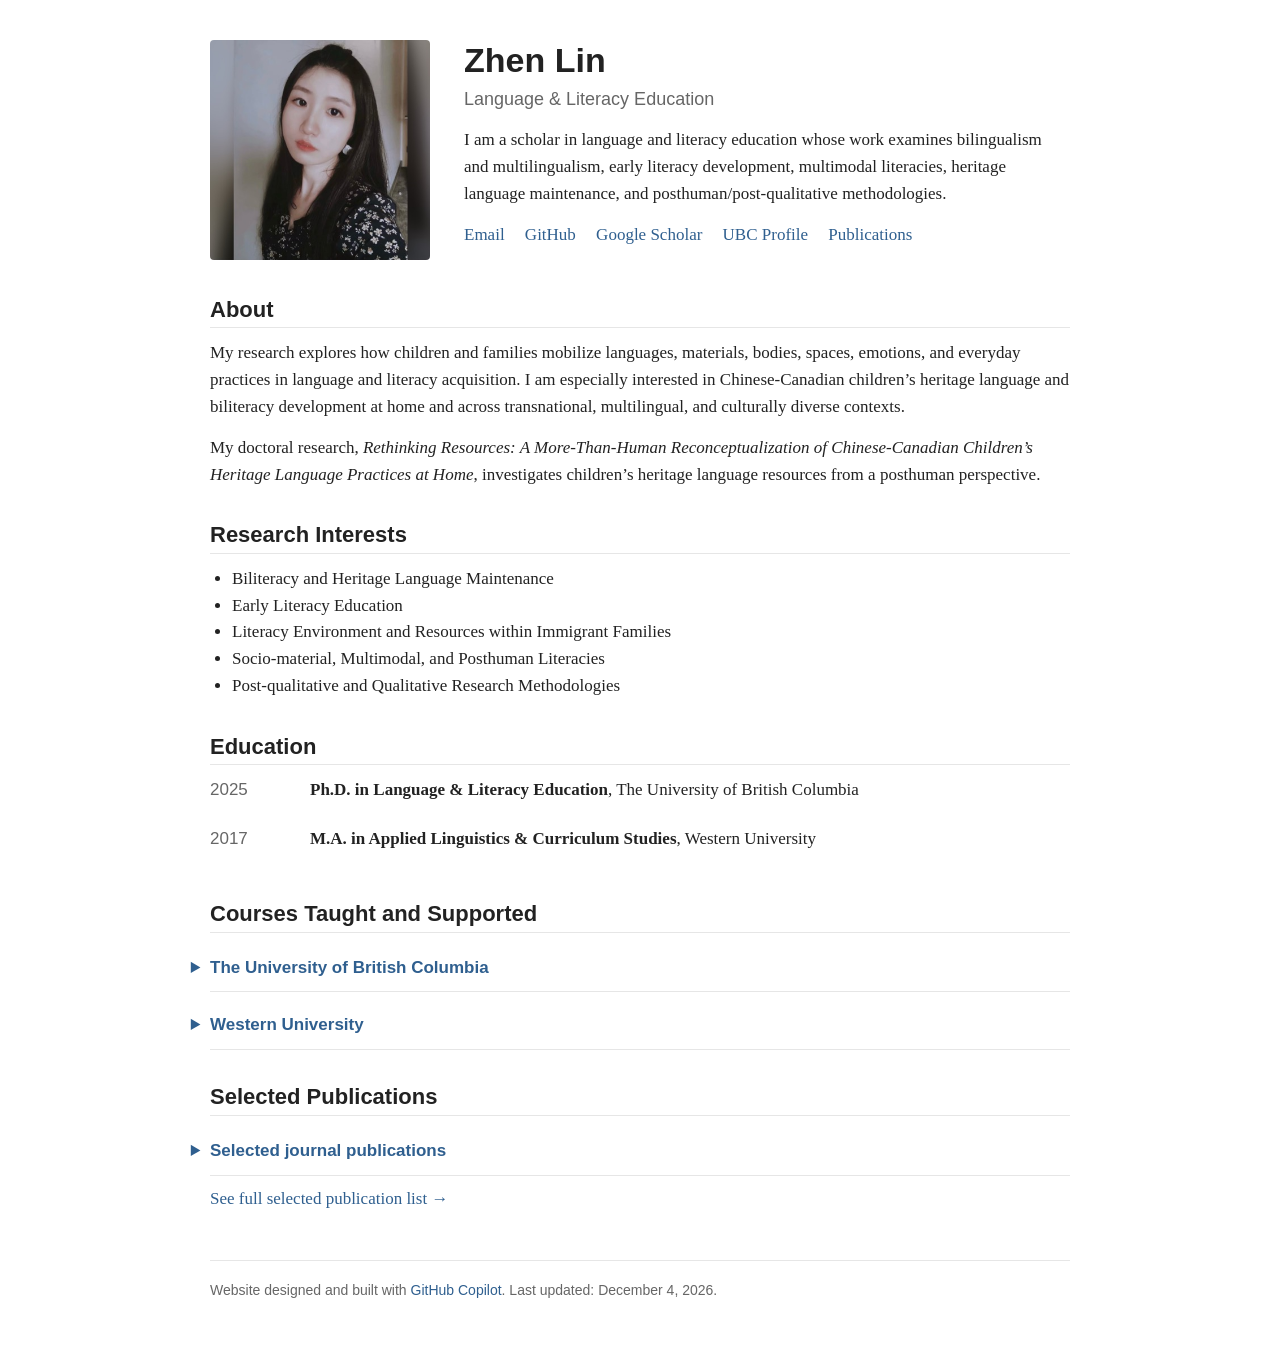
<file: index.html>
<!doctype html>
<html lang="en">
  <head>
    <meta charset="utf-8">
    <meta name="viewport" content="width=device-width, initial-scale=1">
    <title>Zhen Lin</title>
    <meta name="description" content="Zhen Lin - language and literacy education researcher.">
    <link rel="stylesheet" href="style.css">
  </head>
  <body>
    <main class="page">
      <header class="hero">
        <img class="portrait" src="img/zhen-lin.jpeg" alt="Zhen Lin">
        <div>
          <h1>Zhen Lin</h1>
          <p class="subtitle">Language &amp; Literacy Education</p>
          <p>
            I am a scholar in language and literacy education whose work examines
            bilingualism and multilingualism, early literacy development,
            multimodal literacies, heritage language maintenance, and
            posthuman/post-qualitative methodologies.
          </p>
          <p class="links">
            <a href="mailto:zhen.lin@ubc.ca">Email</a>
            <a href="https://github.com/zlin1792">GitHub</a>
            <a href="https://scholar.google.com/citations?user=suVStrcAAAAJ">Google Scholar</a>
            <a href="https://www.grad.ubc.ca/campus-community/meet-our-students/lin-zhen">UBC Profile</a>
            <a href="publications.html">Publications</a>
          </p>
        </div>
      </header>

      <section>
        <h2>About</h2>
        <p>
          My research explores how children and families mobilize languages,
          materials, bodies, spaces, emotions, and everyday practices in language
          and literacy acquisition.
          I am especially interested in Chinese-Canadian children’s heritage
          language and biliteracy development at home and across transnational,
          multilingual, and culturally diverse contexts.
        </p>
        <p>
          My doctoral research, <em>Rethinking Resources: A More-Than-Human
          Reconceptualization of Chinese-Canadian Children’s Heritage Language
          Practices at Home</em>, investigates children’s heritage language
          resources from a posthuman perspective.
        </p>
      </section>

      <section>
        <h2>Research Interests</h2>
        <ul class="compact">
          <li>Biliteracy and Heritage Language Maintenance</li>
          <li>Early Literacy Education</li>
          <li>Literacy Environment and Resources within Immigrant Families</li>
          <li>Socio-material, Multimodal, and Posthuman Literacies</li>
          <li>Post-qualitative and Qualitative Research Methodologies</li>
        </ul>
      </section>

      <section>
        <h2>Education</h2>
        <div class="item">
          <span class="date">2025</span>
          <p><strong>Ph.D. in Language &amp; Literacy Education</strong>, The University of British Columbia</p>
        </div>
        <div class="item">
          <span class="date">2017</span>
          <p><strong>M.A. in Applied Linguistics &amp; Curriculum Studies</strong>, Western University</p>
        </div>
      </section>

      <section>
        <h2>Courses Taught and Supported</h2>
        <details class="fold">
          <summary>The University of British Columbia</summary>
          <ul class="compact">
            <li>LLED200-Introduction to Writing in Academic and Professional Registers</li>
            <li>LLED201-Critical Reading and Writing for Academic and Professional Registers</li>
            <li>VSP Course A-Applied Linguistics for Teachers</li>
            <li>LLED565Y-Place-based Literacies</li>
            <li>LLED350-Classroom Discourses: Elementary</li>
            <li>LLED351-Literacy Practices and Assessment: Elementary</li>
            <li>LLED353-Teaching and Learning English as an Additional Language: Elementary</li>
            <li>ASTU202-Canada, Japan, and the Pacific: Political, Economic, and Geographical Perspectives</li>
            <li>EDUC210-Global Citizenship, Part 1: An Introduction</li>
          </ul>
        </details>
        <details class="fold">
          <summary>Western University</summary>
          <ul class="compact">
            <li>EDUC9496A-651-Understanding Research Methods for Educational Practice (Math and Literacy Education)</li>
            <li>EDUC9535A-650-Understanding Language and Literacy Curriculum, Pedagogy, and Learning in a Changing World</li>
            <li>EDUC9497B-650-Understanding Curriculum Leadership in Educational Practice</li>
            <li>EDUC9730B-001-Advanced Topics in Curriculum</li>
            <li>EDUC9586A-001-Early Literacy Curriculum, Pedagogy, and Learning</li>
            <li>EDUC9715-002-PhD Seminar (Program: PhD in Educational Studies)</li>
          </ul>
        </details>
      </section>

      <section>
        <h2>Selected Publications</h2>
        <details class="fold">
          <summary>Selected journal publications</summary>
          <ol class="pubs">
            <li>Li, G., Zhen, F., Gunderson, L., &amp; <strong>Lin, Z.</strong> (2026). Home literacy environment and early bilingual vocabulary development among Chinese–Canadian children: A longitudinal study. International Journal of Bilingual Education and Bilingualism, 29(2), 219–241. <a href="https://doi.org/10.1080/13670050.2025.2530213">https://doi.org/10.1080/13670050.2025.2530213</a></li>
            <li>Li, G., &amp; <strong>Lin, Z.</strong> (2025). The emotional work of heritage language maintenance: Insights from a longitudinal study of Chinese–Canadian bilingual parenting. Educational Sciences, 15(7), 816. <a href="https://doi.org/10.3390/educsci15070816">https://doi.org/10.3390/educsci15070816</a></li>
            <li>Li, G., <strong>Lin, Z.</strong>, &amp; Mei, Z. (2025). Language Ideologies in glocal contexts: A longitudinal study of Cantonese-Canadian families’ divergent paths toward childhood bidialectalism. Urban Education (Special Issue: Interrogating Language Ideologies: Critical Perspectives on Racial Equity in Multilingual Teaching and Learning). <a href="https://doi.org/10.1177/00420859251331552">https://doi.org/10.1177/00420859251331552</a></li>
            <li><strong>Lin, Z.</strong>, &amp; Li, G. (2021). A posthuman perspective on early literacy: A literature review. Journal of Childhood, Education, and Society, 2(1), 69-86. <a href="https://doi.org/10.37291/2717638X.20212169">https://doi.org/10.37291/2717638X.20212169</a></li>
          </ol>
        </details>
        <p><a href="publications.html">See full selected publication list →</a></p>
      </section>
      <footer class="site-footer">
        Website designed and built with <a href="https://github.com/features/copilot">GitHub Copilot</a>.
        Last updated: <span data-last-updated>May 22, 2026</span>.
      </footer>
    </main>
    <script src="scripts/site.js"></script>
  </body>
</html>
</file>
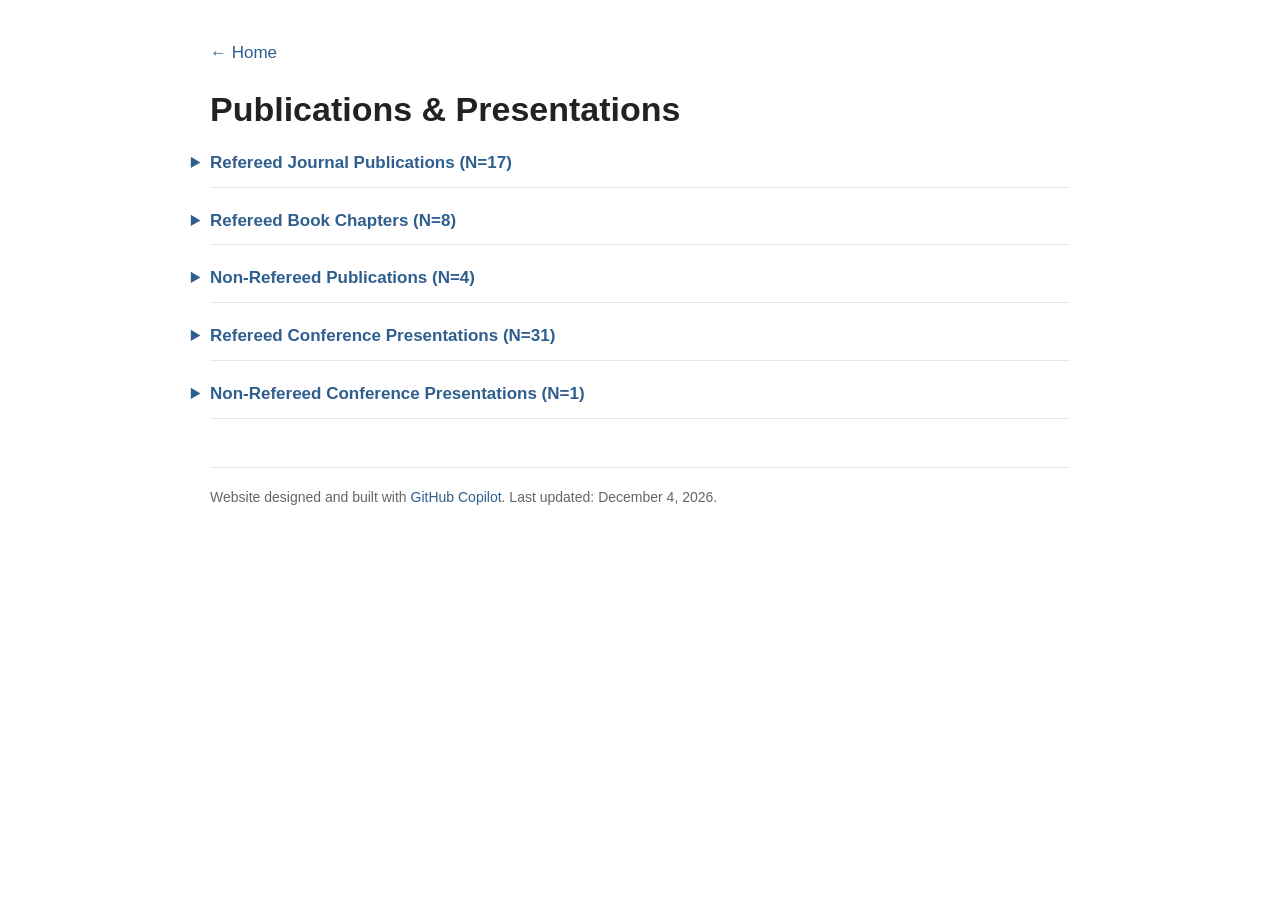
<file: publications.html>
<!doctype html>
<html lang="en">
  <head>
    <meta charset="utf-8">
    <meta name="viewport" content="width=device-width, initial-scale=1">
    <title>Publications - Zhen Lin</title>
    <meta name="description" content="Publications and conference presentations by Zhen Lin.">
    <link rel="stylesheet" href="style.css">
  </head>
  <body>
    <main class="page">
      <nav class="topnav"><a href="index.html">← Home</a></nav>
      <h1>Publications &amp; Presentations</h1>
      <section>
        <details class="fold">
          <summary>Refereed Journal Publications (N=17)</summary>
        <ol class="pubs">
          <li>Li, G., &amp; <strong>Lin, Z.</strong> (in press). Embracing equity, diversity, and inclusion (EDI) in North American Chinese classrooms. AILA Review Special Issue: Diversity, Equity, Inclusion, and Sustainability (DEIS) in Language Education.</li>
          <li>Li, G., &amp; <strong>Lin, Z.</strong> (in press). Supporting multilingual learners’ literacy learning in Canadian classrooms: Teacher pedagogical perspectives and practices. Educational Research for Policy and Practice.</li>
          <li>Li, G., Zhen, F., Gunderson, L., &amp; <strong>Lin, Z.</strong> (2026). Home literacy environment and early bilingual vocabulary development among Chinese–Canadian children: A longitudinal study. International Journal of Bilingual Education and Bilingualism, 29(2), 219–241. <a href="https://doi.org/10.1080/13670050.2025.2530213">https://doi.org/10.1080/13670050.2025.2530213</a></li>
          <li>Li, G., &amp; <strong>Lin, Z.</strong> (2025). The emotional work of heritage language maintenance: Insights from a longitudinal study of Chinese–Canadian bilingual parenting. Educational Sciences, 15(7), 816. <a href="https://doi.org/10.3390/educsci15070816">https://doi.org/10.3390/educsci15070816</a></li>
          <li>Li, G., Gunderson, L., Zhen, F., &amp; <strong>Lin, Z.</strong> (2025). Reading development of Chinese-English bilingual early elementary children: Variations by student sociocultural characteristics during COVID-19 in Canada. Research on Preschool and Primary Education, 3(1), 115-133. DOI: <a href="https://doi.org/10.55976/rppe.320251353115-133">https://doi.org/10.55976/rppe.320251353115-133</a></li>
          <li>Li, G., Mei, Z., <strong>Lin, Z.</strong>, &amp; Shen, S. (2025). 千家千律：全球视角下华语家庭语言政策研究 [Thousand families, thousand policies: Researching Chinese immigrant families’ family language policy in the global nexus]. 全球中文发展研究 [Journal of Global Chinese Language Development], 5, 120-145.</li>
          <li>Li, G., <strong>Lin, Z.</strong>, &amp; Mei, Z. (2025). Language Ideologies in glocal contexts: A longitudinal study of Cantonese-Canadian families’ divergent paths toward childhood bidialectalism. Urban Education (Special Issue: Interrogating Language Ideologies: Critical Perspectives on Racial Equity in Multilingual Teaching and Learning). <a href="https://doi.org/10.1177/00420859251331552">https://doi.org/10.1177/00420859251331552</a></li>
          <li>Li, G., <strong>Lin, Z.</strong>, &amp; Shen, S. (2025). 加拿大汉语继承语教师对内文化差异教学的认知和实践 [Negotiating intracultural teaching in Canada: Chinese heritage language teachers’ cognition and practices]. 全球中文发展研究 [Journal of Global Chinese Language Development], 4, 201-223.</li>
          <li>Li, G., <strong>Lin, Z.</strong>, Ji, X. R., Gunderson, L., &amp; Zhen, F. (2024). Home as a gendered space for early biliteracy development: The case of Chinese-Canadian first graders. Authorea. DOI: <a href="https://doi.org/10.22541/au.170663531.10741934/v1">10.22541/au.170663531.10741934/v1</a></li>
          <li>Li, G., &amp; <strong>Lin, Z.</strong> (2023). In and out of the unknown: Lessons from Immigrant families promoting multiliteracies during the COVID-19 pandemic. The Reading Teacher, 76(5), 570-577. <a href="http://dx.doi.org/10.1002/trtr.2184">http://dx.doi.org/10.1002/trtr.2184</a></li>
          <li>Li, G., <strong>Lin, Z.</strong>, Zhen, F., Gunderson, L., &amp; Ji, X. R. (2023). Home literacy environment and early biliteracy engagement and attainment: A gendered perspective. Bilingual Research Journal, 46(3-4), 258-274. <a href="https://doi.org/10.1080/15235882.2023.2258823">https://doi.org/10.1080/15235882.2023.2258823</a></li>
          <li>Li, G., Zhen, F., <strong>Lin, Z.</strong>, &amp; Gunderson, L. (2023). Bilingual home literacy experiences and early biliteracy development among Chinese-Canadian first graders. Education Sciences, 13(808), 1-16. <a href="https://doi.org/10.3390/educsci13080808">https://doi.org/10.3390/educsci13080808</a></li>
          <li><strong>Lin, Z.</strong>, &amp; Li, G. (2021). A posthuman perspective on early literacy: A literature review. Journal of Childhood, Education, and Society, 2(1), 69-86. <a href="https://doi.org/10.37291/2717638X.20212169">https://doi.org/10.37291/2717638X.20212169</a></li>
          <li>Li, G., Gunderson, L., <strong>Lin, Z.</strong>, &amp; Sun, Z. (2021). The English vocabulary and language development of Mandarin- and Cantonese-speaking bilingual children in Canada: Implications for instruction. European Journal of Applied Linguistics and TEFL [Special Issue], 10(2), 125-152.</li>
          <li>Li, G., Gunderson, L., Sun, Z., &amp; <strong>Lin, Z.</strong> (2021). Early Chinese heritage language learning in Canada: A study of Mandarin- and Cantonese-speaking children’s receptive vocabulary attainment. System, 103 (2), 1-13. <a href="https://doi.org/10.1016/j.system.2021.102636">https://doi.org/10.1016/j.system.2021.102636</a></li>
          <li>Zhang, Z., Nagle, J., McKishnie, B., <strong>Lin, Z.</strong>, &amp; Li, W. (2018). Scientific strengths and reported effectiveness: A systematic review of multiliteracies. Pedagogies: An International Journal, 14(1), 33-61. DOI: <a href="https://doi.org/10.1080/1554480X.2018.1537188">10.1080/1554480X.2018.1537188</a></li>
          <li><strong>Lin, Z.</strong> (2013). Translation and analysis of the official document “The Development Program of China’s Educational Informationalization (2001-2010)”. Translation and Teaching, 5, 39-66.</li>
        </ol>
        </details>
      </section>

      <section>
        <details class="fold">
          <summary>Refereed Book Chapters (N=8)</summary>
        <ol class="pubs">
          <li>Li, G., <strong>Lin, Z.</strong>, &amp; Shen, S. (In press). Negotiating intracultural teaching in Canada: Chinese heritage language teachers’ cognition and practices (Part III-The sociocultural aspects of TCIL teacher development). In J. Yan, H. Huang, &amp; L. H. Cheung (Eds.), Teacher education in teaching Chinese as an international language (TCIL). Routledge.</li>
          <li>Li, G., Shen, S., &amp; <strong>Lin, Z.</strong> (In press). Chinese heritage language teachers’ intracultural awareness and practices in Canada: A survey study. In R. Valijärvi (Ed.), Perspectives on home, heritage, and community language education (Ed. Vol). Uppsala University Press.</li>
          <li>Li, G., <strong>Lin, Z.</strong>, &amp; Shen, S. (2025). Chapter 5: Characterizing minority and heritage language education. In P. Romanowski (Ed.), The Cambridge handbook of multilingual education [Series: Cambridge Handbooks in Language and Linguistics](pp. 73-98). Cambridge University Press.</li>
          <li>Li, G., &amp; <strong>Lin, Z.</strong> (2024). Toward an Inclusive Language Education System in the Age of Superdiversity: Parents’ and Teachers’ Perspectives and Practices of Supporting Bilingualism for Chinese-Canadian Children. In P. Downes, A. Behtoui, L. van Praag, &amp; J. Anderson (Eds.), Promoting Inclusive Systems for Migrants in Education. Routledge.</li>
          <li>Li, G., &amp; <strong>Lin, Z.</strong> (2022). Chapter 10: “Two schools, two languages”: Chinese-Canadian parents supporting dual online-offline learning and biliteracies during COVID-19. In K. Fox, &amp; L. Szech (Eds.), Family Literacy Practices and Home School Connections: Perspectives From a Year at Home (pp. 159-175). IGI Global.</li>
          <li>Zhang, Z., Chen, L., &amp; <strong>Lin, Z.</strong> (2021). Embodied identity making and bilingual digital storytelling in a virtual space. In J. Zajda &amp; S. Majhanovich (Eds.), Globalization, cultural identity and nation-building: The changing paradigms (pp. 87-105). Dordrecht, The Netherlands: Springer.</li>
          <li>Zhang, Z., <strong>Lin, Z.</strong>, &amp; Chen, L. (2021). Bilingualism and Multilingualism on secondary education. In R. Heydon, &amp; Tatto, M. T. (Eds.), Bilingualism and multilingualism for the secondary education (Vol. Canada). London, England: Bloomsbury Publishing Plc. DOI: <a href="https://doi.org/10.5040/9781350993716.005">10.5040/9781350993716.005</a></li>
          <li>Zhang, Z. &amp; <strong>Lin, Z.</strong> (2019). Globalization in higher education. In R. Heydon &amp; W. J. Jacob (Eds.), Higher education (Vol. Canada). Bloomsbury Education and Childhood Studies. London, England: Bloomsbury Publishing Plc. DOI: <a href="https://doi.org/10.5040/9781474209496.0001">10.5040/9781474209496.0001</a></li>
        </ol>
        </details>
      </section>

      <section>
        <details class="fold">
          <summary>Non-Refereed Publications (N=4)</summary>
        <ol class="pubs">
          <li><strong>Lin, Z.</strong> (2025). Rethinking resources: A more-than-human reconceptualization of Chinese-Canadian children’s heritage language practices at home [Doctoral Dissertation]. The University of British Columbia. <a href="https://dx.doi.org/10.14288/1.0451251">https://dx.doi.org/10.14288/1.0451251</a></li>
          <li><strong>Lin, Z.</strong> (2021). Book Review [Review of the book Educating Chinese-heritage students in the global-local nexus: Identities, challenges, and opportunities, edited by G., Li &amp; W. Ma]. Journal of Family Diversity in Education, 4(1), 91-94. DOI: <a href="https://doi.org/10.53956/jfde.2021.148">https://doi.org/10.53956/jfde.2021.148</a></li>
          <li><strong>Lin, Z.</strong> (2017). Reconceptualizing the nature of resources in multimodal literacy: The case of young children’s meaning making in an intergenerational art class [Master Thesis]. Western University.</li>
          <li><strong>Lin, Z.</strong> (2015). Teaching Chinese characters to CSL learners with perspectives on the structure evolution of Chinese characters and Multimodality [Master Thesis]. Qufu Normal University.</li>
        </ol>
        </details>
      </section>

      <section>
        <details class="fold">
          <summary>Refereed Conference Presentations (N=31)</summary>
        <ol class="pubs">
          <li>Kowkabi, N., Ross, A., Zhuravleva, A., &amp; <strong>Lin, Z.</strong> (2026). Beyond detection: Affordances and challenges of GenAI for L2 writing [Poster Presentation]. 2026 Canadian Association of Applied Linguistics (ACLA) Conference, Edmonton, Alberta, Canada.</li>
          <li>Li, G., Zhen, F., &amp; <strong>Lin, Z.</strong> (2025). Home biliteracy environment and bilingual vocabulary development among early elementary Chinese-Canadian children: A cross-sectional analysis [Paper presentation: Vocabulary learning across diverse contexts and sites: Recent innovation methods of study]. 2025 AERA Annual Conference, Denver, CO, the U.S.</li>
          <li>Li, G., &amp; <strong>Lin, Z.</strong> (2025). “He can’t understand our worries”: Chinese-Canadian parents’ emotions and emotional labour in heritage language maintenance [Paper presentation: Home, school, and communities: Promoting language and literacy development]. 2025 AERA Annual Conference, Denver, CO, the U.S.</li>
          <li>Li, G., &amp; <strong>Lin, Z.</strong> (2025). A battle with language, a battle with emotions: Chinese-immigrant parents’ double emotional labour in heritage language maintenance [Multipaper presentation]. 2025 CSSE Conference, Toronto, Ontario, Canada.</li>
          <li>Kowkabi, N., Ross, A., Zhuravleva, A., &amp; <strong>Lin, Z.</strong> (2025). Lesson taught, lesson learned: Reflections on how GenAI is (re)shaping teaching for L2 writing [Paper presentation]. The Language and Literacy Researchers of Canada (LLRC) Pre-conference, the Canadian Society for the Study of Education (CSSE) 2025 Annual Conference, Toronto, Ontario, Canada.</li>
          <li>Li, G., <strong>Lin, Z.</strong>, &amp; Mei, Z. (2024). Changing contexts, changing language attitudes: A longitudinal study of Cantonese-Canadian families’ divergent paths toward childhood bidialectalism in Vancouver [Paper presentation: Transnational literacies: Navigating race, language, and religion]. 74th Annual LRA Conference 2024, Atlanta, GA, the U.S.</li>
          <li>Li, G., <strong>Lin, Z.</strong>, &amp; Shen, S. (2024). Intracultural awareness and practices: A mixed-method study of Chinese heritage language teachers in Canada [Paper presentation: Cultural insights and motivations in Chinese heritage and language education]. 74th Annual LRA Conference 2024, Atlanta, GA, the U.S.</li>
          <li>Li, G., <strong>Lin, Z.</strong>, &amp; Shen, S. (2024). Negotiating intracultural teaching in Canada: Chinese heritage language teachers’ cognition and practices [Paper presentation]. 2024 AERA Annual Conference, Philadelphia, PA, the U.S.</li>
          <li>Li, G., <strong>Lin, Z.</strong>, &amp; Mei, Z. (2024). Language ideologies in glocal contexts: A longitudinal study of Cantonese-Canadian families’ divergent paths toward childhood bidialectalism [Paper presentation]. 2024 AERA Annual Conference, Philadelphia, PA, the U.S.</li>
          <li>Li, G., <strong>Lin, Z.</strong>, &amp; Mei, Z. (2024). Changing contexts, changing language attitudes: A longitudinal study of Cantonese-Canadian families' divergent paths toward childhood bidialectalism in Vancouver [Multipaper presentation]. Canadian Society of the Study of Education (CSSE) 2024 Annual Conference, McGill University, Montréal, Québec, Canada.</li>
          <li>Li, G., <strong>Lin, Z.</strong>, &amp; Shen, S. (2024). Negotiating intracultural teaching in Canada: Chinese heritage language teachers’ cognition and practices [Multipaper presentation]. Canadian Society of the Study of Education (CSSE) 2024 Annual Conference, McGill University, Montréal, Québec, Canada.</li>
          <li>Li, G., <strong>Lin, Z.</strong>, Zhen, F., &amp; Gunderson, L. (2023). Beyond the model minority stereotypes: A multilevel analysis Chinese-English bilinguals’ early English reading development during COVID-19. 73rd Annual LRA Conference 2023, Atlanta, GA, the U.S.</li>
          <li>Li, G., <strong>Lin, Z.</strong>, Ji, X. R., &amp; Gunderson, L. (2023). Home as a gendered space for Chinese-Canadian students’ early bilingual vocabulary development [Individual paper for presentation]. 2023 AAAL Conference, Portland, OR, the U.S.</li>
          <li>Li, G., &amp; <strong>Lin, Z.</strong> (2023). Chinese-Canadian parents supporting dual online-offline learning and early biliteracy during COVID-19 school closures [Paper presentation]. 2023 AERA Annual Conference, Chicago, IL, the U.S.</li>
          <li>Li, G., <strong>Lin, Z.</strong>, &amp; Zhen, F. (2023). Impact of home literacy environment changes through the pandemic on Chinese-Canadian children’s early biliteracy development [CAREC, Multipaper presentation]. Canadian Society of the Study of Education (CSSE) 2023 Annual Conference, York University, Toronto, ON, Canada.</li>
          <li>Gunderson, L., Li, G., Zhen, F., &amp; <strong>Lin, Z.</strong> (2023). An exploration of the mystery of differences in achievement between Mandarin- and Cantonese-speaking students [LLRC, Multipaper presentation]. Canadian Society of the Study of Education (CSSE) 2023 Annual Conference, York University, Toronto, ON, Canada.</li>
          <li>Li, G., Zhen, F., <strong>Lin, Z.</strong>, &amp; Gunderson, L. (2023). The impact of COVID-19 on early English reading development of Chinese-English bilinguals: A longitudinal analysis. [LLRC, Multipaper presentation]. Canadian Society of the Study of Education (CSSE) 2023 Annual Conference, York University, Toronto, ON, Canada.</li>
          <li>Li, G., &amp; <strong>Lin, Z.</strong> (2022). Breaking boundaries of school and home for bilingual education for linguistically and culturally diverse children: Lessons from parents’ and teachers’ perspectives and practices in Canada. 72nd LRA Annual Conference 2022, Phoenix, AZ, the U.S.</li>
          <li>Li, G., &amp; <strong>Lin, Z.</strong> (2022). Unpacking Chinese-English bilingual vocabulary knowledge gaps among Chinese-Canadian first graders: A Mixed-Methods Approach. [Paper presentation: Vocabulary Knowledge and Pedagogy with Multilingual Learners]. 72nd LRA Annual Conference 2022, Phoenix, AZ, the U.S.</li>
          <li><strong>Lin, Z.</strong> (2022). Chinese-Canadian parents supporting biliteracies and online-offline learning during the COVID-19 [Seminar presentation D10]. 24th Metropolis Canada Conference, Vancouver, BC, Canada.</li>
          <li>Li, G., <strong>Lin, Z.</strong>, Ji, R., Sun, Z., &amp; Gunderson, L. (2022). Exploring home factors that shape gender differences in Chinese-immigrant primary schoolers’ bilingual vocabulary development in Canada [Poster presentation]. 2022 AERA Annual Conference, San Diego, CA, the U.S. and Virtual.</li>
          <li>Li, G., <strong>Lin, Z.</strong>, Ji, R., Sun, Z., &amp; Gunderson, L. (2022). Exploring home factors that shape gender differences in Chinese-Canadian children’s early bilingual lexical growth [Paper presentation]. Canadian Society of the Study of Education (CSSE) 2022 Annual Conference, Online.</li>
          <li>Zhang, Z., Chen, L., &amp; <strong>Lin, Z.</strong> (2021). Embodied identity making: Bilingual digital storytelling in virtual spaces [Paper presentation]. The 2021 Virtual Conference of the AERA, Online.</li>
          <li>Li, G., Gunderson, L., Sun, Z., &amp; <strong>Lin, Z.</strong> (2021). Early biliteracy learning in Canada: A study of Mandarin and Cantonese-speaking children’s receptive vocabulary attainment [Paper presentation]. The 2021 Virtual Conference of the AERA, Online.</li>
          <li>Li, G., Gunderson, L., <strong>Lin, Z.</strong>, &amp; Sun, Z. (2021). Mandarin- and Cantonese-speaking immigrant children’s early oral language and literacy development in Canada [Paper presentation]. The 2021 Virtual Conference of the AAAL, Online.</li>
          <li>Li, G., Gunderson, L., <strong>Lin, Z.</strong>, &amp; Sun, Z. (2021). Mandarin- and Cantonese-speaking bilingual children’s English vocabulary and oral language development in Canada: Implications for instruction in the early years [Paper presentation]. Canadian Society of the Study of Education (CSSE) 2021 Annual Virtual Conference, Online.</li>
          <li>Li, G., Gunderson, L., Sun, Z., &amp; <strong>Lin, Z.</strong> (2021). Early Chinese heritage language learning in Canada: A study of Mandarin- and Cantonese-speaking children’s receptive vocabulary attainment [Paper presentation]. Canadian Society of the Study of Education (CSSE) 2021 Annual Virtual Conference, Online.</li>
          <li><strong>Lin, Z.</strong> (2020). Rethinking the conceptions of literacy practices and resources for Chinese-heritage young children’s literacy development and identity construction from a more-than-human perspective: A case study. Paper submitted and accepted by Canadian Association of Applied Linguistics (CAAL) ACLA-CAAL 2020 Conference, London, ON, Canada.</li>
          <li><strong>Lin, Z.</strong>, Heydon, R., &amp; Zhang, Z. (2018). Children’s resources for meaning-making in an intergenerational art class [Paper presentation]. The United Kingdom Literacy Association (UKLA) 54th International Conference, Cardiff, UK.</li>
          <li><strong>Lin, Z.</strong>, Heydon, R., &amp; Zhang, Z. (2018). A case study on resources for young children’s meaning-making in an intergenerational art class. Paper submitted and accepted by Language and Literacy Researchers of Canada (LLRC) Preconference of the Canadian Society for the Study of Education (CSSE) 2018 Annual Conference, Regina, Saskatchewan, Canada.</li>
          <li><strong>Lin, Z.</strong> (2017). A case study on the Grade 3 Dictionary Project of a service club in a large southwestern Ontario [Paper presentation]. The Language and Literacy Researchers of Canada (LLRC) Pre-conference, the Canadian Society for the Study of Education (CSSE) 2017 Annual Conference, Toronto, Ontario, Canada.</li>
        </ol>
        </details>
      </section>

      <section>
        <details class="fold">
          <summary>Non-Refereed Conference Presentations (N=1)</summary>
        <ol class="pubs">
          <li>Li, G., &amp; <strong>Lin, Z.</strong> (2022). Promoting multilingualism during and beyond the Pandemic: Lessons from Chinese households in Vancouver. DECODA Literacy Conference 2022, Richmond, BC, Canada.</li>
        </ol>
        </details>
      </section>

      <footer class="site-footer">
        Website designed and built with <a href="https://github.com/features/copilot">GitHub Copilot</a>.
        Last updated: <span data-last-updated>May 22, 2026</span>.
      </footer>
    </main>
    <script src="scripts/site.js"></script>
  </body>
</html>
</file>
<file: style.css>
:root {
  --text: #222;
  --muted: #666;
  --link: #2f5f8f;
  --rule: #e6e6e6;
  --bg: #fff;
}

* {
  box-sizing: border-box;
}

body {
  margin: 0;
  background: var(--bg);
  color: var(--text);
  font-family: Georgia, "Times New Roman", Times, serif;
  font-size: 17px;
  line-height: 1.58;
}

.page {
  width: min(860px, calc(100% - 40px));
  margin: 40px auto 70px;
}

.hero {
  display: grid;
  grid-template-columns: 220px 1fr;
  gap: 34px;
  align-items: start;
  margin-bottom: 34px;
}

.portrait {
  width: 220px;
  height: 220px;
  object-fit: cover;
  border-radius: 4px;
}

h1,
h2 {
  font-family: Helvetica, Arial, sans-serif;
  line-height: 1.2;
}

h1 {
  margin: 0 0 4px;
  font-size: 34px;
  font-weight: 700;
}

h2 {
  margin: 34px 0 12px;
  padding-bottom: 4px;
  border-bottom: 1px solid var(--rule);
  font-size: 22px;
}

p {
  margin: 0 0 14px;
}

a {
  color: var(--link);
  text-decoration: none;
}

a:hover {
  text-decoration: underline;
}

.subtitle {
  margin-bottom: 14px;
  color: var(--muted);
  font-family: Helvetica, Arial, sans-serif;
  font-size: 18px;
}

.links a {
  margin-right: 16px;
  white-space: nowrap;
}

.compact {
  margin: 10px 0 4px;
  padding-left: 22px;
}

.item {
  display: grid;
  grid-template-columns: 82px 1fr;
  gap: 18px;
  margin-bottom: 8px;
}

.date {
  color: var(--muted);
  font-family: Helvetica, Arial, sans-serif;
}

.pubs {
  margin-top: 12px;
  padding-left: 22px;
}

.pubs li {
  margin-bottom: 12px;
}

.topnav {
  margin-bottom: 22px;
  font-family: Helvetica, Arial, sans-serif;
}

.fold {
  margin: 10px 0;
  padding: 10px 0;
  border-bottom: 1px solid var(--rule);
}

.fold summary {
  color: var(--link);
  cursor: pointer;
  font-family: Helvetica, Arial, sans-serif;
  font-size: 17px;
  font-weight: 600;
  list-style-position: outside;
}

.fold summary:hover {
  text-decoration: underline;
}

.site-footer {
  margin-top: 48px;
  padding-top: 18px;
  border-top: 1px solid var(--rule);
  color: var(--muted);
  font-family: Helvetica, Arial, sans-serif;
  font-size: 14px;
}

@media (max-width: 700px) {
  body {
    font-size: 16px;
  }

  .hero {
    grid-template-columns: 1fr;
  }

  .portrait {
    width: 180px;
    height: 180px;
  }

  .item {
    grid-template-columns: 1fr;
    gap: 0;
  }
}
</file>
